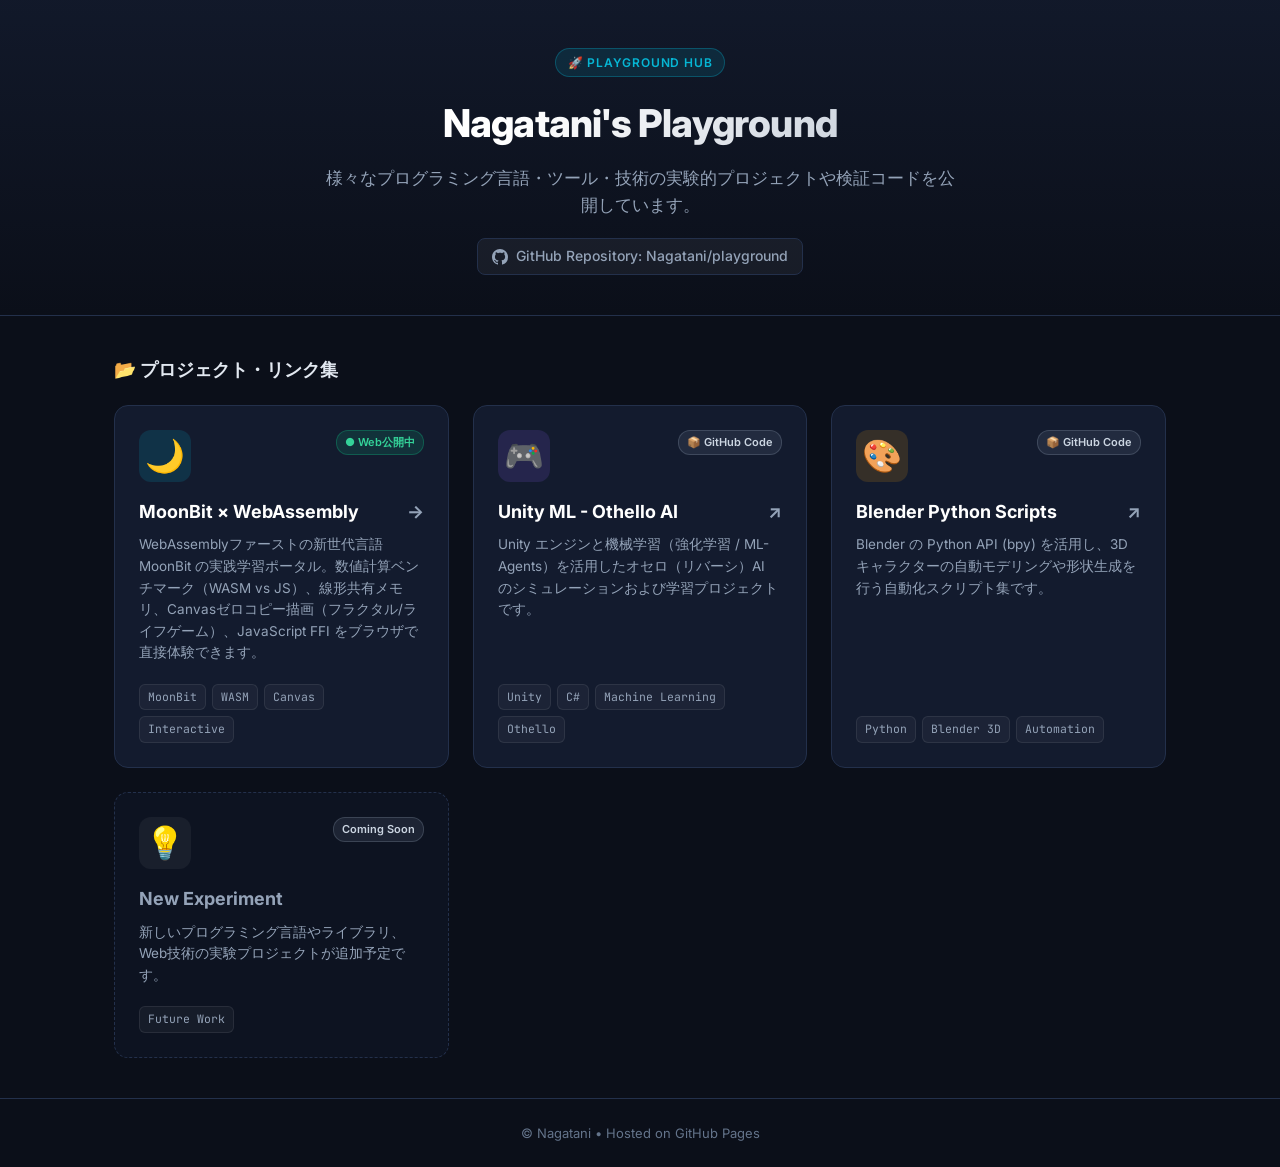
<file: portal/index.html>
<!DOCTYPE html>
<html lang="ja">
<head>
  <meta charset="UTF-8">
  <meta name="viewport" content="width=device-width, initial-scale=1.0">
  <title>Nagatani's Playground - プロジェクト一覧</title>
  <link rel="preconnect" href="https://fonts.googleapis.com">
  <link rel="preconnect" href="https://fonts.gstatic.com" crossorigin>
  <link href="https://fonts.googleapis.com/css2?family=Inter:wght@400;500;600;700;800&family=JetBrains+Mono:wght@400;600&display=swap" rel="stylesheet">
  <style>
    :root {
      --bg-primary: #0b0f19;
      --bg-card: #131b2e;
      --bg-card-hover: #182238;
      --border-color: #23304b;
      --border-hover: #3b82f6;
      --text-main: #f1f5f9;
      --text-muted: #94a3b8;
      --accent-cyan: #06b6d4;
      --accent-blue: #3b82f6;
      --accent-purple: #8b5cf6;
      --accent-green: #10b981;
      --accent-amber: #f59e0b;
    }

    * {
      box-sizing: border-box;
      margin: 0;
      padding: 0;
    }

    body {
      background-color: var(--bg-primary);
      color: var(--text-main);
      font-family: 'Inter', system-ui, -apple-system, sans-serif;
      min-height: 100vh;
      display: flex;
      flex-direction: column;
      line-height: 1.6;
    }

    header {
      background: linear-gradient(180deg, rgba(19, 27, 46, 0.8) 0%, rgba(11, 15, 25, 0.4) 100%);
      border-bottom: 1px solid var(--border-color);
      padding: 48px 24px 40px;
      text-align: center;
    }

    .header-badge {
      display: inline-flex;
      align-items: center;
      gap: 6px;
      background: rgba(6, 182, 212, 0.12);
      border: 1px solid rgba(6, 182, 212, 0.3);
      color: var(--accent-cyan);
      font-size: 12px;
      font-weight: 600;
      padding: 4px 12px;
      border-radius: 20px;
      text-transform: uppercase;
      letter-spacing: 0.8px;
      margin-bottom: 16px;
    }

    h1 {
      font-size: 2.4rem;
      font-weight: 800;
      letter-spacing: -0.8px;
      margin-bottom: 10px;
      background: linear-gradient(135deg, #fff 40%, #94a3b8 100%);
      -webkit-background-clip: text;
      -webkit-text-fill-color: transparent;
    }

    .subtitle {
      color: var(--text-muted);
      font-size: 1.05rem;
      max-width: 640px;
      margin: 0 auto 20px;
    }

    .github-link {
      display: inline-flex;
      align-items: center;
      gap: 8px;
      color: var(--text-muted);
      text-decoration: none;
      font-size: 14px;
      font-weight: 500;
      padding: 6px 14px;
      border-radius: 8px;
      background: rgba(255, 255, 255, 0.05);
      border: 1px solid var(--border-color);
      transition: all 0.2s ease;
    }

    .github-link:hover {
      color: #fff;
      background: rgba(255, 255, 255, 0.1);
      border-color: #475569;
    }

    main {
      flex: 1;
      max-width: 1100px;
      width: 100%;
      margin: 40px auto;
      padding: 0 24px;
    }

    .section-title {
      font-size: 18px;
      font-weight: 700;
      margin-bottom: 20px;
      display: flex;
      align-items: center;
      gap: 10px;
      color: #e2e8f0;
    }

    .grid {
      display: grid;
      grid-template-columns: repeat(auto-fill, minmax(320px, 1fr));
      gap: 24px;
    }

    .card {
      background: var(--bg-card);
      border: 1px solid var(--border-color);
      border-radius: 14px;
      padding: 24px;
      display: flex;
      flex-direction: column;
      text-decoration: none;
      color: inherit;
      transition: all 0.25s cubic-bezier(0.4, 0, 0.2, 1);
      position: relative;
      overflow: hidden;
    }

    .card:hover {
      background: var(--bg-card-hover);
      border-color: var(--border-hover);
      transform: translateY(-4px);
      box-shadow: 0 12px 28px rgba(0, 0, 0, 0.35);
    }

    .card-top {
      display: flex;
      justify-content: space-between;
      align-items: flex-start;
      margin-bottom: 16px;
    }

    .card-icon {
      font-size: 32px;
      width: 52px;
      height: 52px;
      border-radius: 12px;
      display: flex;
      align-items: center;
      justify-content: center;
      background: rgba(255, 255, 255, 0.05);
    }

    .status-badge {
      font-size: 11px;
      font-weight: 600;
      padding: 3px 8px;
      border-radius: 12px;
      display: inline-flex;
      align-items: center;
      gap: 4px;
    }

    .status-badge.live {
      background: rgba(16, 185, 129, 0.15);
      color: #34d399;
      border: 1px solid rgba(16, 185, 129, 0.3);
    }

    .status-badge.repo {
      background: rgba(148, 163, 184, 0.12);
      color: #cbd5e1;
      border: 1px solid rgba(148, 163, 184, 0.25);
    }

    .card-title {
      font-size: 18px;
      font-weight: 700;
      margin-bottom: 8px;
      color: #fff;
      display: flex;
      align-items: center;
      justify-content: space-between;
    }

    .card-arrow {
      color: var(--text-muted);
      transition: transform 0.2s ease, color 0.2s ease;
    }

    .card:hover .card-arrow {
      color: var(--accent-cyan);
      transform: translateX(4px);
    }

    .card-desc {
      font-size: 13.5px;
      color: var(--text-muted);
      line-height: 1.6;
      margin-bottom: 20px;
      flex: 1;
    }

    .tag-list {
      display: flex;
      gap: 6px;
      flex-wrap: wrap;
    }

    .tag {
      font-size: 11.5px;
      font-family: 'JetBrains Mono', monospace;
      padding: 3px 8px;
      border-radius: 6px;
      background: rgba(255, 255, 255, 0.04);
      color: #94a3b8;
      border: 1px solid rgba(255, 255, 255, 0.08);
    }

    .card.placeholder {
      border-style: dashed;
      background: rgba(19, 27, 46, 0.4);
      cursor: default;
    }
    .card.placeholder:hover {
      transform: none;
      border-color: var(--border-color);
      box-shadow: none;
    }

    footer {
      border-top: 1px solid var(--border-color);
      padding: 24px;
      text-align: center;
      font-size: 13px;
      color: #64748b;
    }
  </style>
</head>
<body>

  <header>
    <div class="header-badge">🚀 Playground Hub</div>
    <h1>Nagatani's Playground</h1>
    <p class="subtitle">様々なプログラミング言語・ツール・技術の実験的プロジェクトや検証コードを公開しています。</p>
    <a href="https://github.com/Nagatani/playground" target="_blank" rel="noopener" class="github-link">
      <svg width="16" height="16" viewBox="0 0 16 16" fill="currentColor"><path d="M8 0C3.58 0 0 3.58 0 8c0 3.54 2.29 6.53 5.47 7.59.4.07.55-.17.55-.38 0-.19-.01-.82-.01-1.49-2.01.37-2.53-.49-2.69-.94-.09-.23-.48-.94-.82-1.13-.28-.15-.68-.52-.01-.53.63-.01 1.08.58 1.23.82.72 1.21 1.87.87 2.33.66.07-.52.28-.87.51-1.07-1.78-.2-3.64-.89-3.64-3.95 0-.87.31-1.59.82-2.15-.08-.2-.36-1.02.08-2.12 0 0 .67-.21 2.2.82.64-.18 1.32-.27 2-.27.68 0 1.36.09 2 .27 1.53-1.04 2.2-.82 2.2-.82.44 1.1.16 1.92.08 2.12.51.56.82 1.27.82 2.15 0 3.07-1.87 3.75-3.65 3.95.29.25.54.73.54 1.48 0 1.07-.01 1.93-.01 2.2 0 .21.15.46.55.38A8.013 8.013 0 0016 8c0-4.42-3.58-8-8-8z"/></svg>
      GitHub Repository: Nagatani/playground
    </a>
  </header>

  <main>
    <div class="section-title">📂 プロジェクト・リンク集</div>

    <div class="grid">
      <!-- 1. MoonBit WASM -->
      <a href="./moonbit/" class="card">
        <div class="card-top">
          <div class="card-icon" style="background: rgba(6, 182, 212, 0.15); color: #06b6d4;">🌙</div>
          <span class="status-badge live">● Web公開中</span>
        </div>
        <div class="card-title">
          <span>MoonBit × WebAssembly</span>
          <span class="card-arrow">→</span>
        </div>
        <div class="card-desc">
          WebAssemblyファーストの新世代言語 MoonBit の実践学習ポータル。数値計算ベンチマーク（WASM vs JS）、線形共有メモリ、Canvasゼロコピー描画（フラクタル/ライフゲーム）、JavaScript FFI をブラウザで直接体験できます。
        </div>
        <div class="tag-list">
          <span class="tag">MoonBit</span>
          <span class="tag">WASM</span>
          <span class="tag">Canvas</span>
          <span class="tag">Interactive</span>
        </div>
      </a>

      <!-- 2. Unity ML - Othello -->
      <a href="https://github.com/Nagatani/playground/tree/main/Unity-ML/Othello" target="_blank" rel="noopener" class="card">
        <div class="card-top">
          <div class="card-icon" style="background: rgba(139, 92, 246, 0.15); color: #a78bfa;">🎮</div>
          <span class="status-badge repo">📦 GitHub Code</span>
        </div>
        <div class="card-title">
          <span>Unity ML - Othello AI</span>
          <span class="card-arrow">↗</span>
        </div>
        <div class="card-desc">
          Unity エンジンと機械学習（強化学習 / ML-Agents）を活用したオセロ（リバーシ）AI のシミュレーションおよび学習プロジェクトです。
        </div>
        <div class="tag-list">
          <span class="tag">Unity</span>
          <span class="tag">C#</span>
          <span class="tag">Machine Learning</span>
          <span class="tag">Othello</span>
        </div>
      </a>

      <!-- 3. Blender Scripts -->
      <a href="https://github.com/Nagatani/playground/tree/main/Blender-scripts" target="_blank" rel="noopener" class="card">
        <div class="card-top">
          <div class="card-icon" style="background: rgba(245, 158, 11, 0.15); color: #f59e0b;">🎨</div>
          <span class="status-badge repo">📦 GitHub Code</span>
        </div>
        <div class="card-title">
          <span>Blender Python Scripts</span>
          <span class="card-arrow">↗</span>
        </div>
        <div class="card-desc">
          Blender の Python API (bpy) を活用し、3Dキャラクターの自動モデリングや形状生成を行う自動化スクリプト集です。
        </div>
        <div class="tag-list">
          <span class="tag">Python</span>
          <span class="tag">Blender 3D</span>
          <span class="tag">Automation</span>
        </div>
      </a>

      <!-- 4. Next Project Placeholder -->
      <div class="card placeholder">
        <div class="card-top">
          <div class="card-icon">💡</div>
          <span class="status-badge repo">Coming Soon</span>
        </div>
        <div class="card-title" style="color: var(--text-muted);">
          <span>New Experiment</span>
        </div>
        <div class="card-desc">
          新しいプログラミング言語やライブラリ、Web技術の実験プロジェクトが追加予定です。
        </div>
        <div class="tag-list">
          <span class="tag">Future Work</span>
        </div>
      </div>
    </div>
  </main>

  <footer>
    &copy; Nagatani &bull; Hosted on GitHub Pages
  </footer>

</body>
</html>
</file>
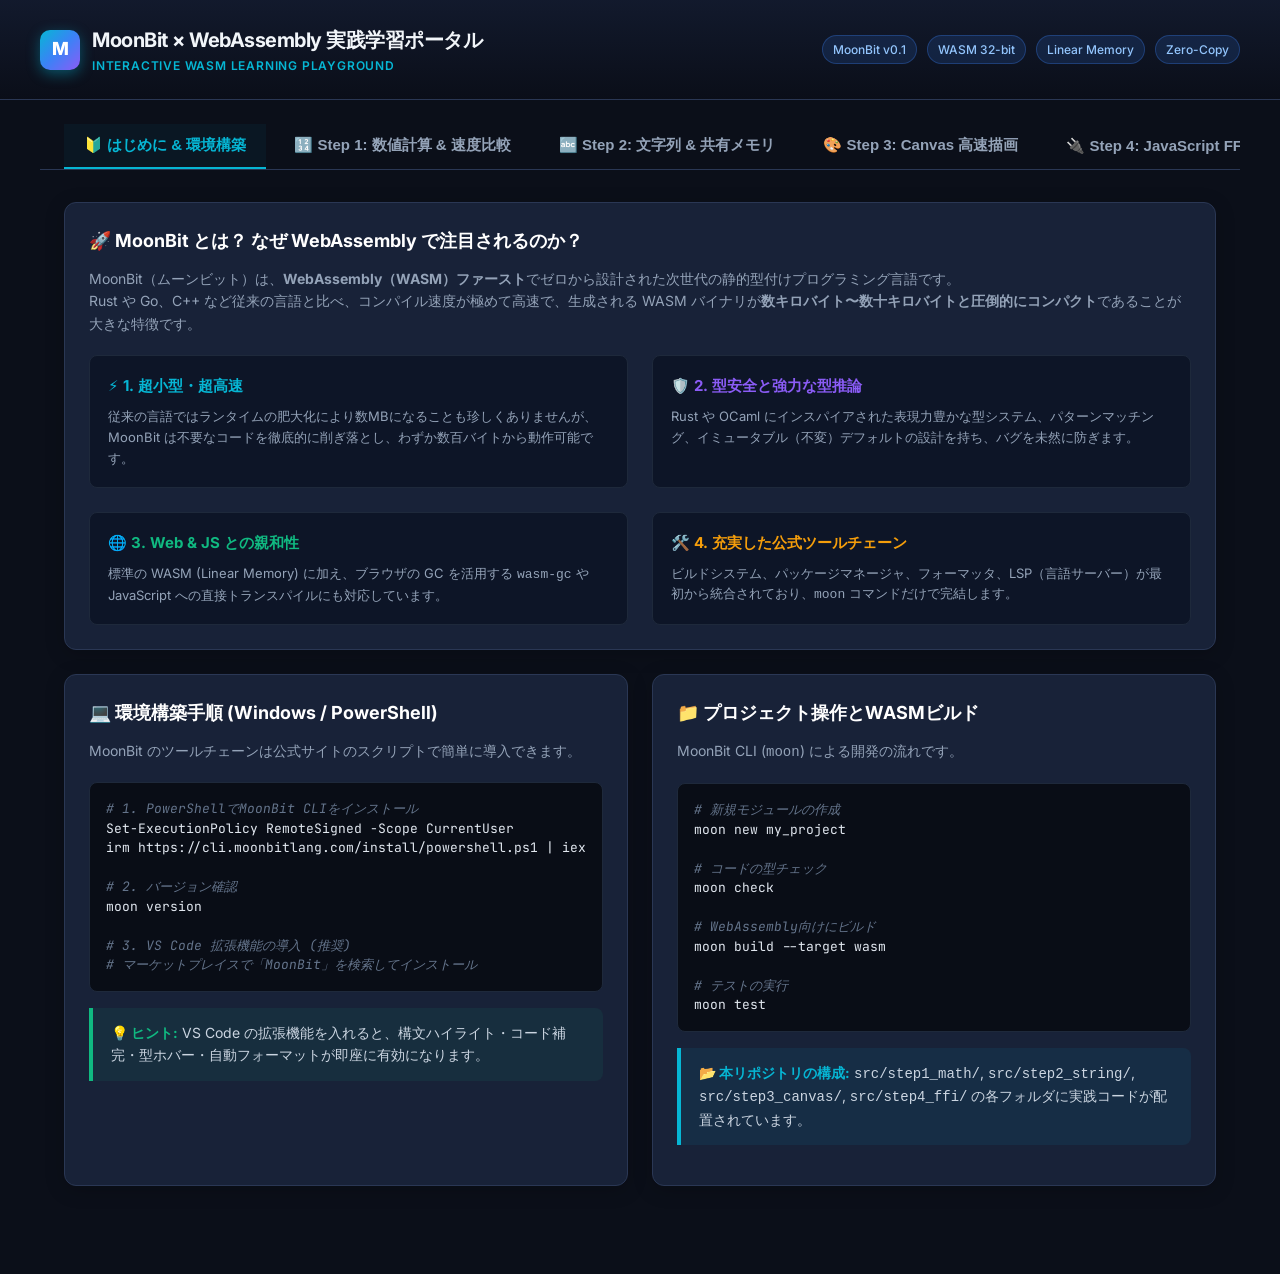
<file: MoonBit/web/index.html>
<!DOCTYPE html>
<html lang="ja">
<head>
  <meta charset="UTF-8">
  <meta name="viewport" content="width=device-width, initial-scale=1.0">
  <title>MoonBit WASM 実践学習ポータル</title>
  <link rel="stylesheet" href="style.css">
  <link rel="preconnect" href="https://fonts.googleapis.com">
  <link rel="preconnect" href="https://fonts.gstatic.com" crossorigin>
  <link href="https://fonts.googleapis.com/css2?family=Inter:wght@400;500;600;700;800&family=JetBrains+Mono:wght@400;600;700&display=swap" rel="stylesheet">
</head>
<body>

  <!-- Header -->
  <header class="header">
    <div class="header-container">
      <div class="brand">
        <div class="logo-badge">M</div>
        <div>
          <div class="brand-title">MoonBit × WebAssembly 実践学習ポータル</div>
          <div class="brand-subtitle">Interactive WASM Learning Playground</div>
        </div>
      </div>
      <div class="header-meta">
        <span class="tag">MoonBit v0.1</span>
        <span class="tag">WASM 32-bit</span>
        <span class="tag">Linear Memory</span>
        <span class="tag">Zero-Copy</span>
      </div>
    </div>
  </header>

  <!-- Navigation Tabs -->
  <nav class="tabs-nav">
    <button class="tab-btn active" data-tab="overview">🔰 はじめに & 環境構築</button>
    <button class="tab-btn" data-tab="step1">🔢 Step 1: 数値計算 & 速度比較</button>
    <button class="tab-btn" data-tab="step2">🔤 Step 2: 文字列 & 共有メモリ</button>
    <button class="tab-btn" data-tab="step3">🎨 Step 3: Canvas 高速描画</button>
    <button class="tab-btn" data-tab="step4">🔌 Step 4: JavaScript FFI</button>
  </nav>

  <!-- Main Content Container -->
  <main class="main-content">

    <!-- TAB: OVERVIEW -->
    <section id="overview" class="tab-pane active">
      <div class="card-grid">
        <div class="card full-width">
          <h2 class="card-title">🚀 MoonBit とは？ なぜ WebAssembly で注目されるのか？</h2>
          <p class="card-desc">
            MoonBit（ムーンビット）は、<strong>WebAssembly（WASM）ファースト</strong>でゼロから設計された次世代の静的型付けプログラミング言語です。<br>
            Rust や Go、C++ など従来の言語と比べ、コンパイル速度が極めて高速で、生成される WASM バイナリが<strong>数キロバイト〜数十キロバイトと圧倒的にコンパクト</strong>であることが大きな特徴です。
          </p>

          <div class="card-grid" style="margin-top: 20px;">
            <div style="background: #0d1527; padding: 18px; border-radius: 8px; border: 1px solid #1e293b;">
              <h3 style="color: var(--accent-cyan); font-size: 15px; margin-bottom: 8px;">⚡ 1. 超小型・超高速</h3>
              <p style="font-size: 13px; color: var(--text-muted);">
                従来の言語ではランタイムの肥大化により数MBになることも珍しくありませんが、MoonBit は不要なコードを徹底的に削ぎ落とし、わずか数百バイトから動作可能です。
              </p>
            </div>
            <div style="background: #0d1527; padding: 18px; border-radius: 8px; border: 1px solid #1e293b;">
              <h3 style="color: var(--accent-purple); font-size: 15px; margin-bottom: 8px;">🛡️ 2. 型安全と強力な型推論</h3>
              <p style="font-size: 13px; color: var(--text-muted);">
                Rust や OCaml にインスパイアされた表現力豊かな型システム、パターンマッチング、イミュータブル（不変）デフォルトの設計を持ち、バグを未然に防ぎます。
              </p>
            </div>
            <div style="background: #0d1527; padding: 18px; border-radius: 8px; border: 1px solid #1e293b;">
              <h3 style="color: var(--accent-green); font-size: 15px; margin-bottom: 8px;">🌐 3. Web & JS との親和性</h3>
              <p style="font-size: 13px; color: var(--text-muted);">
                標準の WASM (Linear Memory) に加え、ブラウザの GC を活用する <code>wasm-gc</code> や JavaScript への直接トランスパイルにも対応しています。
              </p>
            </div>
            <div style="background: #0d1527; padding: 18px; border-radius: 8px; border: 1px solid #1e293b;">
              <h3 style="color: var(--accent-amber); font-size: 15px; margin-bottom: 8px;">🛠️ 4. 充実した公式ツールチェーン</h3>
              <p style="font-size: 13px; color: var(--text-muted);">
                ビルドシステム、パッケージマネージャ、フォーマッタ、LSP（言語サーバー）が最初から統合されており、<code>moon</code> コマンドだけで完結します。
              </p>
            </div>
          </div>
        </div>

        <!-- 環境構築ガイド -->
        <div class="card">
          <h2 class="card-title">💻 環境構築手順 (Windows / PowerShell)</h2>
          <p class="card-desc">MoonBit のツールチェーンは公式サイトのスクリプトで簡単に導入できます。</p>

          <pre><code><span class="code-comment"># 1. PowerShellでMoonBit CLIをインストール</span>
Set-ExecutionPolicy RemoteSigned -Scope CurrentUser
irm https://cli.moonbitlang.com/install/powershell.ps1 | iex

<span class="code-comment"># 2. バージョン確認</span>
moon version

<span class="code-comment"># 3. VS Code 拡張機能の導入 (推奨)</span>
<span class="code-comment"># マーケットプレイスで「MoonBit」を検索してインストール</span></code></pre>

          <div class="callout tip">
            <strong>💡 ヒント:</strong> VS Code の拡張機能を入れると、構文ハイライト・コード補完・型ホバー・自動フォーマットが即座に有効になります。
          </div>
        </div>

        <!-- 基本プロジェクト操作 -->
        <div class="card">
          <h2 class="card-title">📁 プロジェクト操作とWASMビルド</h2>
          <p class="card-desc">MoonBit CLI (<code>moon</code>) による開発の流れです。</p>

          <pre><code><span class="code-comment"># 新規モジュールの作成</span>
moon new my_project

<span class="code-comment"># コードの型チェック</span>
moon check

<span class="code-comment"># WebAssembly向けにビルド</span>
moon build --target wasm

<span class="code-comment"># テストの実行</span>
moon test</code></pre>

          <div class="callout">
            <strong>📂 本リポジトリの構成:</strong>
            <code>src/step1_math/</code>, <code>src/step2_string/</code>, <code>src/step3_canvas/</code>, <code>src/step4_ffi/</code> の各フォルダに実践コードが配置されています。
          </div>
        </div>
      </div>
    </section>

    <!-- TAB: STEP 1 (MATH & BENCHMARK) -->
    <section id="step1" class="tab-pane">
      <div class="card-grid">
        <div class="card">
          <h2 class="card-title">🔢 インタラクティブ実行 & パフォーマンス対決</h2>
          <p class="card-desc">MoonBit でコンパイルされた WASM 関数を直接ブラウザで呼び出します。</p>

          <div class="form-group">
            <label>足し算 (add)</label>
            <div style="display: flex; gap: 8px; align-items: center;">
              <input type="number" id="math-a" value="42" style="width: 100px;">
              <span>+</span>
              <input type="number" id="math-b" value="58" style="width: 100px;">
              <button class="btn btn-cyan" onclick="runMathDemo()">計算</button>
            </div>
            <div class="result-box">
              <div class="result-label">WASM 実行結果</div>
              <div class="result-value" id="math-add-res">42 + 58 = 100</div>
            </div>
          </div>

          <hr style="border: 0; border-top: 1px solid var(--border-color); margin: 20px 0;">

          <div class="form-group">
            <label>素数判定 (is_prime) & コラッツ予想 (collatz)</label>
            <div style="display: flex; gap: 8px; align-items: center;">
              <input type="number" id="math-prime-input" value="997" style="width: 120px;">
              <button class="btn btn-secondary" onclick="runMathDemo()">判定</button>
            </div>
            <div class="result-box">
              <div class="result-value" id="math-prime-res">997 は素数です！</div>
            </div>

            <div style="display: flex; gap: 8px; align-items: center; margin-top: 12px;">
              <input type="number" id="math-collatz-input" value="27" style="width: 120px;">
              <button class="btn btn-secondary" onclick="runMathDemo()">ステップ数計算</button>
            </div>
            <div class="result-box">
              <div class="result-value" id="math-collatz-res">27 が 1 に達するまでのステップ数: 111</div>
            </div>
          </div>

          <!-- Benchmark Section -->
          <div class="bench-container">
            <h3 style="font-size: 15px; margin-bottom: 8px; color: var(--accent-amber);">⚡ CPU負荷ベンチマーク: フィボナッチ再帰</h3>
            <p style="font-size: 12px; color: var(--text-muted); margin-bottom: 12px;">
              計算量の多い <code>fib(n)</code> (O(2^n)の再帰) を MoonBit WASM と JavaScript の両方で実行し、純粋な実行速度を比較します。
            </p>
            <div style="display: flex; gap: 8px; align-items: center; margin-bottom: 14px;">
              <label style="margin: 0;">N =</label>
              <input type="number" id="bench-n" value="38" min="20" max="42" style="width: 90px;">
              <button class="btn btn-cyan" id="bench-btn" onclick="runBenchmark()">ベンチマーク実行</button>
            </div>

            <div class="bench-row">
              <div class="bench-header">
                <span>🦀 MoonBit WASM</span>
                <span id="bench-wasm-val" style="color: var(--accent-cyan); font-weight: bold;">-- ms</span>
              </div>
              <div class="bench-bar-bg">
                <div class="bench-bar-fill bench-bar-wasm" id="bench-wasm-bar"></div>
              </div>
            </div>

            <div class="bench-row">
              <div class="bench-header">
                <span>🟡 JavaScript (V8 Engine)</span>
                <span id="bench-js-val" style="color: var(--accent-amber); font-weight: bold;">-- ms</span>
              </div>
              <div class="bench-bar-bg">
                <div class="bench-bar-fill bench-bar-js" id="bench-js-bar"></div>
              </div>
            </div>

            <div id="bench-summary" style="margin-top: 12px; font-size: 13px; font-weight: 600;"></div>
          </div>
        </div>

        <!-- Code & Explanation -->
        <div class="card">
          <h2 class="card-title">📖 解説 & ソースコード (Step 1)</h2>
          <p class="card-desc">
            MoonBit では、WASM 向けに関数を公開する際に <code>#export_name("...")</code> アトリビュートを付与します。<br>
            パッケージ設定 <code>moon.pkg</code> に <code>pkgtype(kind: "foreign_library")</code> を指定することで、余分なエントリポイントのないクリーンな共有ライブラリが出力されます。
          </p>

          <h3 style="font-size: 13px; color: var(--text-dim); margin-bottom: 4px;">MoonBit ソースコード (src/step1_math/math.mbt)</h3>
          <pre><code><span class="code-comment">/// 2つの整数の加算</span>
<span class="code-attr">#export_name("add")</span>
<span class="code-keyword">pub fn</span> <span class="code-func">add</span>(a : <span class="code-type">Int</span>, b : <span class="code-type">Int</span>) -&gt; <span class="code-type">Int</span> {
  a + b
}

<span class="code-comment">/// 再帰によるフィボナッチ計算</span>
<span class="code-attr">#export_name("fib")</span>
<span class="code-keyword">pub fn</span> <span class="code-func">fib</span>(n : <span class="code-type">Int</span>) -&gt; <span class="code-type">Int</span> {
  <span class="code-keyword">if</span> n &lt;= 1 {
    n
  } <span class="code-keyword">else</span> {
    fib(n - 1) + fib(n - 2)
  }
}</code></pre>

          <h3 style="font-size: 13px; color: var(--text-dim); margin: 14px 0 4px;">JavaScript 側からの呼び出し (app.js)</h3>
          <pre><code><span class="code-comment">// 1. WASMファイルをフェッチしてインスタンス化</span>
<span class="code-keyword">const</span> response = <span class="code-keyword">await</span> fetch(<span class="code-string">'/wasm/step1_math.wasm'</span>);
<span class="code-keyword">const</span> bytes = <span class="code-keyword">await</span> response.arrayBuffer();
<span class="code-keyword">const</span> { instance } = <span class="code-keyword">await</span> WebAssembly.instantiate(bytes);

<span class="code-comment">// 2. エクスポートされた関数を通常のJS関数と同様に実行</span>
<span class="code-keyword">const</span> sum = instance.exports.add(42, 58); <span class="code-comment">// =&gt; 100</span>
<span class="code-keyword">const</span> fibVal = instance.exports.fib(10);   <span class="code-comment">// =&gt; 55</span></code></pre>
        </div>
      </div>
    </section>

    <!-- TAB: STEP 2 (STRING & MEMORY) -->
    <section id="step2" class="tab-pane">
      <div class="card-grid">
        <div class="card">
          <h2 class="card-title">🔤 文字列変換 & 共有メモリインスペクタ</h2>
          <p class="card-desc">
            WebAssembly の仕様上、直接文字列オブジェクトを引数や戻り値にすることはできません。<br>
            JS側で文字列を UTF-8 バイト列にエンコードして WASM の<strong>線形メモリ (Linear Memory)</strong> に書き込み、WASM 側で処理した結果を読み取ります。
          </p>

          <div class="form-group">
            <label>入力文字列 (Input Text)</label>
            <input type="text" id="str-input" value="Hello MoonBit! WebAssembly is ultra fast.">
          </div>

          <div class="btn-group">
            <button class="btn btn-cyan" onclick="runStringTransform('upper')">🔠 大文字化 (to_upper)</button>
            <button class="btn btn-secondary" onclick="runStringTransform('reverse')">🔄 文字反転 (reverse)</button>
            <button class="btn btn-secondary" onclick="runStringTransform('rot13')">🔒 暗号化 (ROT13)</button>
            <button class="btn btn-secondary" onclick="runStringTransform('count')">📊 単語数カウント</button>
          </div>

          <div class="result-box">
            <div class="result-label">MoonBit WASM 出力バッファの内容</div>
            <div class="result-value" id="str-output">HELLO MOONBIT! WEBASSEMBLY IS ULTRA FAST.</div>
          </div>

          <div style="margin-top: 20px;">
            <label>🔍 WASM 共有メモリのリアルタイム Hex/ASCII ダンプ</label>
            <div class="memory-dump" id="memory-dump"></div>
          </div>
        </div>

        <div class="card">
          <h2 class="card-title">📖 解説: 共有メモリ (Linear Memory) とポインタ</h2>
          <p class="card-desc">
            MoonBit で <code>options(link: { "wasm": { "export-memory-name": "memory" } })</code> を指定すると、WASM の線形メモリがエクスポートされます。
          </p>

          <div class="callout tip">
            <strong>📌 ポインタの正体:</strong>
            WASM におけるポインタは、線形メモリの先頭からの<strong>バイトオフセット（Int値）</strong>に過ぎません。
            MoonBit の組み込み関数 <code>%identity</code> を使うことで、固定長配列 <code>FixedArray[Byte]</code> のメモリアドレスを直接数値として取り出せます。
          </div>

          <h3 style="font-size: 13px; color: var(--text-dim); margin-bottom: 4px;">MoonBit ソースコード (src/step2_string/string.mbt)</h3>
          <pre><code><span class="code-comment">// 配列のメモリポインタを取得する内部関数</span>
<span class="code-keyword">fn</span> <span class="code-func">to_ptr</span>(arr : <span class="code-type">FixedArray[Byte]</span>) -&gt; <span class="code-type">Int</span> = <span class="code-string">"%identity"</span>

<span class="code-keyword">let</span> in_buf : <span class="code-type">FixedArray[Byte]</span> = FixedArray::make(4096, b<span class="code-string">"\x00"</span>[0])
<span class="code-keyword">let</span> out_buf : <span class="code-type">FixedArray[Byte]</span> = FixedArray::make(4096, b<span class="code-string">"\x00"</span>[0])

<span class="code-attr">#export_name("get_in_buf_ptr")</span>
<span class="code-keyword">pub fn</span> <span class="code-func">get_in_buf_ptr</span>() -&gt; <span class="code-type">Int</span> { to_ptr(in_buf) }

<span class="code-attr">#export_name("to_upper")</span>
<span class="code-keyword">pub fn</span> <span class="code-func">to_upper</span>(len : <span class="code-type">Int</span>) -&gt; <span class="code-type">Int</span> {
  <span class="code-keyword">for</span> i = 0; i &lt; len; i = i + 1 {
    <span class="code-keyword">let</span> b = in_buf[i].to_int()
    <span class="code-keyword">let</span> upper = <span class="code-keyword">if</span> b &gt;= 97 &amp;&amp; b &lt;= 122 { b - 32 } <span class="code-keyword">else</span> { b }
    out_buf[i] = upper.to_byte()
  }
  len
}</code></pre>

          <h3 style="font-size: 13px; color: var(--text-dim); margin: 14px 0 4px;">JavaScript 側 (TextEncoder / Uint8Array)</h3>
          <pre><code><span class="code-comment">// 1. 入力バッファへUTF-8で書き込み</span>
<span class="code-keyword">const</span> encoded = <span class="code-keyword">new</span> TextEncoder().encode(text);
<span class="code-keyword">new</span> Uint8Array(memory.buffer, inPtr, encoded.length).set(encoded);

<span class="code-comment">// 2. WASM関数実行</span>
<span class="code-keyword">const</span> outLen = wasm.to_upper(encoded.length);

<span class="code-comment">// 3. 出力バッファからUTF-8デコードして取得</span>
<span class="code-keyword">const</span> outBytes = <span class="code-keyword">new</span> Uint8Array(memory.buffer, outPtr, outLen);
<span class="code-keyword">const</span> result = <span class="code-keyword">new</span> TextDecoder().decode(outBytes);</code></pre>
        </div>
      </div>
    </section>

    <!-- TAB: STEP 3 (CANVAS GRAPHICS) -->
    <section id="step3" class="tab-pane">
      <div class="card-grid">
        <div class="card">
          <h2 class="card-title">🎨 Canvas 高速ゼロコピー描画</h2>
          <p class="card-desc">
            MoonBit 内で 256×256 の RGBA ピクセル配列を直接操作し、JavaScript 側では <code>ImageData</code> としてコピーなしで一瞬で描画します。
          </p>

          <!-- Fractal Controls -->
          <div style="background: #0d1527; padding: 14px; border-radius: 8px; margin-bottom: 16px;">
            <h3 style="font-size: 14px; color: var(--accent-cyan); margin-bottom: 8px;">1. マンデルブロ集合フラクタル</h3>
            <div style="display: grid; grid-template-columns: 1fr 1fr; gap: 10px;">
              <div>
                <label>ズーム倍率: <span id="frac-zoom-label">1.0x</span></label>
                <input type="range" id="frac-zoom" min="0.5" max="30.0" step="0.5" value="1.0" oninput="renderFractal()" style="width: 100%;">
              </div>
              <div>
                <label>最大反復回数 (精度)</label>
                <input type="number" id="frac-iter" min="16" max="256" value="64" onchange="renderFractal()">
              </div>
              <div>
                <label>中心 X</label>
                <input type="number" id="frac-cx" step="0.05" value="-0.7" onchange="renderFractal()">
              </div>
              <div>
                <label>中心 Y</label>
                <input type="number" id="frac-cy" step="0.05" value="0.0" onchange="renderFractal()">
              </div>
            </div>
          </div>

          <div class="canvas-wrapper">
            <canvas id="fractal-canvas" width="256" height="256" style="width: 256px; height: 256px;"></canvas>
            <div class="canvas-stats">
              <span>解像度: <strong>256 × 256 (65,536 px)</strong></span>
              <span>描画時間: <strong id="frac-time">-- ms</strong></span>
            </div>
          </div>

          <!-- LifeGame Controls -->
          <div style="background: #0d1527; padding: 14px; border-radius: 8px; margin-top: 20px;">
            <h3 style="font-size: 14px; color: var(--accent-green); margin-bottom: 8px;">2. コンウェイのライフゲーム (Game of Life)</h3>
            <p style="font-size: 12px; color: var(--text-muted); margin-bottom: 8px;">
              キャンバスをクリックしてセルを直接配置/反転できます。
            </p>
            <div class="btn-group">
              <button class="btn btn-green" id="life-run-btn" onclick="toggleLifeRunning()">開始 (Start)</button>
              <button class="btn btn-secondary" onclick="stepLifeOnce()">1ステップ進める</button>
              <button class="btn btn-secondary" onclick="initLifeGame('random')">ランダム再生成</button>
            </div>
            <div class="canvas-wrapper">
              <canvas id="life-canvas" width="256" height="256" style="width: 256px; height: 256px;"></canvas>
              <div class="canvas-stats">
                <span>シミュレーション速度: <strong id="life-fps">-- FPS</strong></span>
              </div>
            </div>
          </div>
        </div>

        <div class="card">
          <h2 class="card-title">📖 解説: ゼロコピー描画のアーキテクチャ</h2>
          <p class="card-desc">
            Webブラウザでピクセル単位の描画を行う場合、JavaScript で1ピクセルずつ <code>fillRect</code> を呼ぶと膨大なオーバーヘッドが生じます。<br>
            WASMのメモリバッファを直接 <code>Uint8ClampedArray</code> として参照し、<code>ctx.putImageData</code> に渡すことで、<strong>GPU転送直前までメモリコピーが一切発生しない超高速描画</strong>が実現します。
          </p>

          <div class="callout">
            <strong>🎨 メモリレイアウト:</strong><br>
            1ピクセルは [R, G, B, A] の連続した4バイト。<br>
            256 × 256 × 4 = 262,144 バイト (256 KB) を MoonBit 側のバッファで確保しています。
          </div>

          <h3 style="font-size: 13px; color: var(--text-dim); margin-bottom: 4px;">MoonBit 側 (src/step3_canvas/canvas.mbt)</h3>
          <pre><code><span class="code-keyword">let</span> pixel_buf : <span class="code-type">FixedArray[Byte]</span> = FixedArray::make(256 * 256 * 4, b<span class="code-string">"\x00"</span>[0])

<span class="code-attr">#export_name("get_pixel_buf_ptr")</span>
<span class="code-keyword">pub fn</span> <span class="code-func">get_pixel_buf_ptr</span>() -&gt; <span class="code-type">Int</span> { to_ptr(pixel_buf) }

<span class="code-attr">#export_name("render_mandelbrot")</span>
<span class="code-keyword">pub fn</span> <span class="code-func">render_mandelbrot</span>(...) -&gt; <span class="code-type">Unit</span> {
  <span class="code-comment">// 複素数反復計算を行い、pixel_buf[offset + 0..3] に直接色を格納</span>
  pixel_buf[offset + 0] = r.to_byte()
  pixel_buf[offset + 1] = g.to_byte()
  pixel_buf[offset + 2] = b.to_byte()
  pixel_buf[offset + 3] = b<span class="code-string">"\xff"</span>[0]
}</code></pre>

          <h3 style="font-size: 13px; color: var(--text-dim); margin: 14px 0 4px;">JavaScript 側 (ゼロコピー描画)</h3>
          <pre><code><span class="code-comment">// WASMメモリバッファの上に直接TypedArrayのViewを作成 (コピーなし!)</span>
<span class="code-keyword">const</span> ptr = wasm.get_pixel_buf_ptr();
<span class="code-keyword">const</span> clamped = <span class="code-keyword">new</span> Uint8ClampedArray(wasm.memory.buffer, ptr, 256 * 256 * 4);
<span class="code-keyword">const</span> imgData = <span class="code-keyword">new</span> ImageData(clamped, 256, 256);

<span class="code-comment">// Canvasへ一括転送</span>
ctx.putImageData(imgData, 0, 0);</code></pre>
        </div>
      </div>
    </section>

    <!-- TAB: STEP 4 (FFI) -->
    <section id="step4" class="tab-pane">
      <div class="card-grid">
        <div class="card">
          <h2 class="card-title">🔌 JavaScript FFI (外部関数のインポート)</h2>
          <p class="card-desc">
            MoonBit はスタンドアロンで動くだけでなく、<strong>ホスト環境 (JavaScript) の関数をインポートして直接呼び出す</strong>ことができます。<br>
            ログ出力や現在時刻取得、DOM操作、非同期通知などを MoonBit 内部からトリガーできます。
          </p>

          <div class="form-group">
            <label>計算回数 N (5の倍数ごとにJSへコールバック)</label>
            <div style="display: flex; gap: 8px;">
              <input type="number" id="ffi-input-n" value="25" min="5" max="100" style="width: 100px;">
              <button class="btn btn-cyan" onclick="triggerFfiDemo()">FFI 計算開始</button>
              <button class="btn btn-secondary" onclick="triggerFfiGreeting()">挨拶メッセージ送信</button>
              <button class="btn btn-secondary" onclick="clearLog()">ログ消去</button>
            </div>
            <div class="result-box" style="margin-top: 12px;">
              <div class="result-value" id="ffi-sum-res">合計: --</div>
            </div>
          </div>

          <label>🖥️ Host (JavaScript) 側イベントログコンソール</label>
          <div class="terminal" id="ffi-terminal"></div>
        </div>

        <div class="card">
          <h2 class="card-title">📖 解説: 外部関数の宣言と ImportObject</h2>
          <p class="card-desc">
            MoonBit では、外部シンボルを <code>fn name(args) -&gt; Ret = "module_name" "function_name"</code> の構文で宣言します。
          </p>

          <h3 style="font-size: 13px; color: var(--text-dim); margin-bottom: 4px;">MoonBit ソースコード (src/step4_ffi/ffi.mbt)</h3>
          <pre><code><span class="code-comment">// 外部JS関数のインポート宣言 ("env" モジュールから供給)</span>
<span class="code-keyword">fn</span> <span class="code-func">js_log_number</span>(tag : <span class="code-type">Int</span>, val : <span class="code-type">Int</span>) -&gt; <span class="code-type">Unit</span> = <span class="code-string">"env"</span> <span class="code-string">"js_log_number"</span>
<span class="code-keyword">fn</span> <span class="code-func">js_get_time</span>() -&gt; <span class="code-type">Double</span> = <span class="code-string">"env"</span> <span class="code-string">"js_get_time"</span>

<span class="code-attr">#export_name("run_ffi_calc")</span>
<span class="code-keyword">pub fn</span> <span class="code-func">run_ffi_calc</span>(n : <span class="code-type">Int</span>) -&gt; <span class="code-type">Int</span> {
  <span class="code-keyword">let</span> start = js_get_time() <span class="code-comment">// JS側の現在時刻を取得</span>
  <span class="code-keyword">let mut</span> sum = 0
  <span class="code-keyword">for</span> i = 1; i &lt;= n; i = i + 1 {
    sum = sum + i
    <span class="code-keyword">if</span> i % 5 == 0 {
      js_log_number(2, sum) <span class="code-comment">// JS側ログ関数を呼び出し</span>
    }
  }
  sum
}</code></pre>

          <h3 style="font-size: 13px; color: var(--text-dim); margin: 14px 0 4px;">JavaScript 側での関数注入 (Import Object)</h3>
          <pre><code><span class="code-keyword">const</span> importObject = {
  env: {
    js_log_number: (tag, val) =&gt; {
      console.log(`[Tag ${tag}] Value: ${val}`);
    },
    js_get_time: () =&gt; performance.now()
  }
};

<span class="code-comment">// インスタンス化時に関数を渡す</span>
<span class="code-keyword">const</span> { instance } = <span class="code-keyword">await</span> WebAssembly.instantiate(bytes, importObject);</code></pre>
        </div>
      </div>
    </section>

  </main>

  <script src="app.js"></script>
</body>
</html>
</file>
<file: MoonBit/web/style.css>
:root {
  --bg-primary: #0b0f19;
  --bg-secondary: #131b2e;
  --bg-card: #182238;
  --bg-input: #0f172a;
  --border-color: #2a3754;
  --border-highlight: #3b82f6;
  --text-main: #f1f5f9;
  --text-muted: #94a3b8;
  --text-dim: #64748b;
  --accent-cyan: #06b6d4;
  --accent-blue: #3b82f6;
  --accent-purple: #8b5cf6;
  --accent-green: #10b981;
  --accent-amber: #f59e0b;
  --accent-red: #ef4444;
  --font-sans: 'Inter', system-ui, -apple-system, BlinkMacSystemFont, 'Segoe UI', Roboto, sans-serif;
  --font-mono: 'JetBrains Mono', 'Fira Code', Consolas, Monaco, monospace;
}

* {
  box-sizing: border-box;
  margin: 0;
  padding: 0;
}

body {
  background-color: var(--bg-primary);
  color: var(--text-main);
  font-family: var(--font-sans);
  line-height: 1.6;
  padding-bottom: 60px;
}

/* Header */
.header {
  background: linear-gradient(180deg, rgba(19, 27, 46, 0.95) 0%, rgba(11, 15, 25, 0.95) 100%);
  border-bottom: 1px solid var(--border-color);
  padding: 24px 32px;
  position: sticky;
  top: 0;
  z-index: 100;
  backdrop-filter: blur(12px);
}

.header-container {
  max-width: 1200px;
  margin: 0 auto;
  display: flex;
  justify-content: space-between;
  align-items: center;
  flex-wrap: wrap;
  gap: 16px;
}

.brand {
  display: flex;
  align-items: center;
  gap: 12px;
}

.logo-badge {
  background: linear-gradient(135deg, #06b6d4, #3b82f6, #8b5cf6);
  color: white;
  font-weight: 800;
  font-size: 18px;
  width: 40px;
  height: 40px;
  border-radius: 10px;
  display: flex;
  align-items: center;
  justify-content: center;
  box-shadow: 0 4px 14px rgba(6, 182, 212, 0.4);
}

.brand-title {
  font-size: 20px;
  font-weight: 700;
  letter-spacing: -0.5px;
}

.brand-subtitle {
  font-size: 12px;
  color: var(--accent-cyan);
  font-weight: 600;
  text-transform: uppercase;
  letter-spacing: 0.8px;
}

.header-meta {
  display: flex;
  gap: 10px;
}

.tag {
  background: rgba(59, 130, 246, 0.15);
  border: 1px solid rgba(59, 130, 246, 0.3);
  color: #93c5fd;
  font-size: 12px;
  padding: 4px 10px;
  border-radius: 20px;
  font-weight: 500;
}

/* Tabs Navigation */
.tabs-nav {
  max-width: 1200px;
  margin: 24px auto 0;
  padding: 0 24px;
  display: flex;
  gap: 8px;
  overflow-x: auto;
  border-bottom: 1px solid var(--border-color);
}

.tab-btn {
  background: transparent;
  border: none;
  color: var(--text-muted);
  font-size: 15px;
  font-weight: 600;
  padding: 12px 20px;
  cursor: pointer;
  border-bottom: 2px solid transparent;
  display: flex;
  align-items: center;
  gap: 8px;
  transition: all 0.2s ease;
  white-space: nowrap;
}

.tab-btn:hover {
  color: var(--text-main);
  background: rgba(255, 255, 255, 0.03);
}

.tab-btn.active {
  color: var(--accent-cyan);
  border-bottom-color: var(--accent-cyan);
  background: rgba(6, 182, 212, 0.05);
}

/* Main Container */
.main-content {
  max-width: 1200px;
  margin: 32px auto;
  padding: 0 24px;
}

.tab-pane {
  display: none;
}

.tab-pane.active {
  display: block;
  animation: fadeIn 0.25s ease-in-out;
}

@keyframes fadeIn {
  from { opacity: 0; transform: translateY(6px); }
  to { opacity: 1; transform: translateY(0); }
}

/* Grid & Layout */
.card-grid {
  display: grid;
  grid-template-columns: 1fr 1fr;
  gap: 24px;
}

@media (max-width: 900px) {
  .card-grid {
    grid-template-columns: 1fr;
  }
}

.card {
  background: var(--bg-card);
  border: 1px solid var(--border-color);
  border-radius: 12px;
  padding: 24px;
  box-shadow: 0 4px 20px rgba(0, 0, 0, 0.2);
}

.card.full-width {
  grid-column: 1 / -1;
}

.card-title {
  font-size: 18px;
  font-weight: 700;
  margin-bottom: 12px;
  display: flex;
  align-items: center;
  gap: 10px;
  color: #fff;
}

.card-desc {
  font-size: 14px;
  color: var(--text-muted);
  margin-bottom: 20px;
  line-height: 1.6;
}

/* Callout Box */
.callout {
  background: rgba(6, 182, 212, 0.08);
  border-left: 4px solid var(--accent-cyan);
  padding: 14px 18px;
  border-radius: 0 8px 8px 0;
  margin: 16px 0;
  font-size: 14px;
  color: #cbd5e1;
}

.callout strong {
  color: var(--accent-cyan);
}

.callout.tip {
  background: rgba(16, 185, 129, 0.08);
  border-left-color: var(--accent-green);
}
.callout.tip strong {
  color: var(--accent-green);
}

/* Code Block */
pre code {
  font-family: var(--font-mono);
  font-size: 13px;
  display: block;
  background: #090d16;
  border: 1px solid #1e293b;
  border-radius: 8px;
  padding: 16px;
  overflow-x: auto;
  color: #e2e8f0;
  line-height: 1.5;
}

.code-keyword { color: #f43f5e; font-weight: 600; }
.code-func { color: #38bdf8; font-weight: 600; }
.code-type { color: #a78bfa; }
.code-string { color: #4ade80; }
.code-comment { color: #64748b; font-style: italic; }
.code-attr { color: #fbbf24; }

/* Form Controls */
.form-group {
  margin-bottom: 16px;
}

label {
  display: block;
  font-size: 13px;
  font-weight: 600;
  margin-bottom: 6px;
  color: #cbd5e1;
}

input[type="number"],
input[type="text"],
textarea {
  width: 100%;
  background: var(--bg-input);
  border: 1px solid var(--border-color);
  border-radius: 8px;
  padding: 10px 14px;
  color: #fff;
  font-size: 14px;
  font-family: var(--font-mono);
  outline: none;
  transition: border-color 0.2s;
}

input:focus, textarea:focus {
  border-color: var(--accent-cyan);
  box-shadow: 0 0 0 2px rgba(6, 182, 212, 0.2);
}

.btn-group {
  display: flex;
  gap: 10px;
  flex-wrap: wrap;
  margin: 16px 0;
}

.btn {
  background: var(--accent-blue);
  color: white;
  border: none;
  padding: 10px 18px;
  border-radius: 8px;
  font-size: 14px;
  font-weight: 600;
  cursor: pointer;
  display: inline-flex;
  align-items: center;
  gap: 6px;
  transition: all 0.2s ease;
}

.btn:hover {
  background: #2563eb;
  transform: translateY(-1px);
}

.btn:active {
  transform: translateY(0);
}

.btn-cyan {
  background: var(--accent-cyan);
  color: #042f2e;
}
.btn-cyan:hover {
  background: #0891b2;
  color: white;
}

.btn-green {
  background: var(--accent-green);
  color: #022c22;
}
.btn-green:hover {
  background: #059669;
  color: white;
}

.btn-secondary {
  background: #334155;
  color: #f8fafc;
}
.btn-secondary:hover {
  background: #475569;
}

/* Results & Output */
.result-box {
  background: #090d16;
  border: 1px solid var(--border-color);
  border-radius: 8px;
  padding: 14px;
  font-family: var(--font-mono);
  font-size: 14px;
  margin-top: 16px;
}

.result-label {
  font-size: 11px;
  text-transform: uppercase;
  color: var(--text-dim);
  font-weight: 700;
  letter-spacing: 0.5px;
  margin-bottom: 6px;
}

.result-value {
  color: var(--accent-cyan);
  font-size: 16px;
  font-weight: 600;
  word-break: break-all;
}

/* Benchmark Bar */
.bench-container {
  margin-top: 20px;
  background: #0f172a;
  border: 1px solid var(--border-color);
  border-radius: 8px;
  padding: 16px;
}

.bench-row {
  margin-bottom: 12px;
}
.bench-row:last-child {
  margin-bottom: 0;
}

.bench-header {
  display: flex;
  justify-content: space-between;
  font-size: 13px;
  margin-bottom: 4px;
}

.bench-bar-bg {
  background: #1e293b;
  height: 12px;
  border-radius: 6px;
  overflow: hidden;
}

.bench-bar-fill {
  height: 100%;
  border-radius: 6px;
  width: 0%;
  transition: width 0.6s cubic-bezier(0.4, 0, 0.2, 1);
}

.bench-bar-wasm { background: linear-gradient(90deg, #06b6d4, #3b82f6); }
.bench-bar-js { background: linear-gradient(90deg, #f59e0b, #ef4444); }

/* Memory Hex Dump View */
.memory-dump {
  background: #050811;
  border: 1px solid #1e293b;
  border-radius: 8px;
  padding: 12px;
  font-family: var(--font-mono);
  font-size: 12px;
  max-height: 160px;
  overflow-y: auto;
  line-height: 1.6;
}

.mem-addr { color: var(--accent-purple); }
.mem-hex { color: #38bdf8; margin: 0 8px; }
.mem-ascii { color: #4ade80; }

/* Canvas & Visual Demo */
.canvas-wrapper {
  display: flex;
  flex-direction: column;
  align-items: center;
  background: #090d16;
  border: 1px solid var(--border-color);
  border-radius: 8px;
  padding: 16px;
}

canvas {
  border: 1px solid #334155;
  border-radius: 6px;
  image-rendering: pixelated;
  box-shadow: 0 4px 16px rgba(0, 0, 0, 0.5);
  cursor: crosshair;
}

.canvas-stats {
  display: flex;
  gap: 20px;
  margin-top: 12px;
  font-size: 13px;
  color: var(--text-muted);
}

.canvas-stats span strong {
  color: var(--accent-cyan);
}

/* Terminal / Log Output */
.terminal {
  background: #050811;
  border: 1px solid #1e293b;
  border-radius: 8px;
  padding: 14px;
  font-family: var(--font-mono);
  font-size: 13px;
  height: 220px;
  overflow-y: auto;
}

.log-item {
  margin-bottom: 6px;
  display: flex;
  gap: 8px;
}

.log-time { color: var(--text-dim); }
.log-tag {
  background: #1e293b;
  color: #93c5fd;
  padding: 1px 6px;
  border-radius: 4px;
  font-size: 11px;
}
.log-msg { color: #e2e8f0; }
.log-msg.highlight { color: var(--accent-green); font-weight: bold; }
</file>
